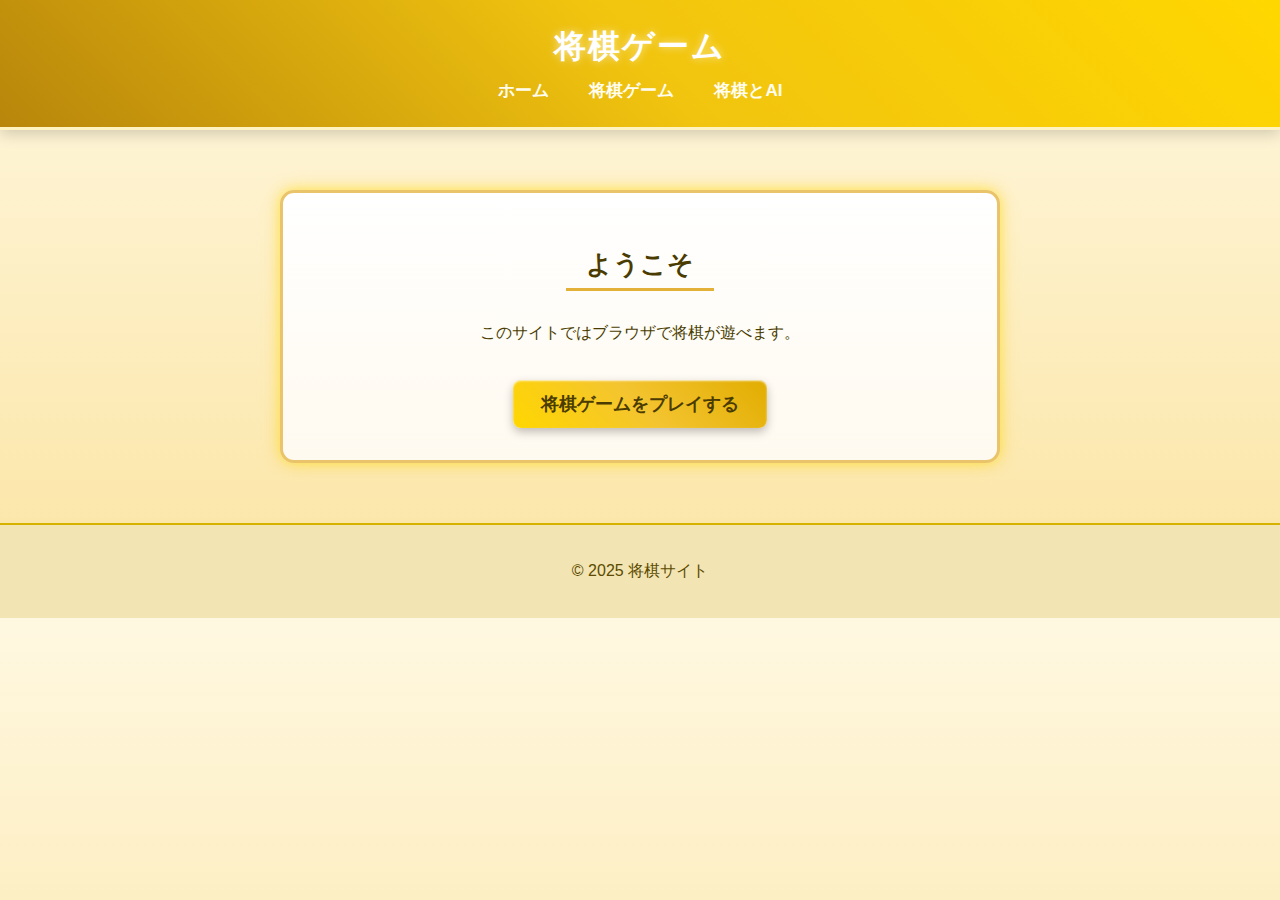
<file: index.html>
<!doctype html>
<html lang="ja">
<head>
<meta charset="utf-8">
<title>将棋ゲーム</title>
<link rel="stylesheet" href="style.css">
</head>
<body>

<header>
  <h1>将棋ゲーム</h1>
  <nav>
    <a href="index.html">ホーム</a>
    <a href="game/index.html">将棋ゲーム</a>
    <a href="rekishi/index.html">将棋とAI</a>
  </nav>
</header>

<main>
  <section class="hero">
    <h2>ようこそ</h2>
    <p>このサイトではブラウザで将棋が遊べます。</p>
    <a class="button" href="game/index.html">将棋ゲームをプレイする</a>
  </section>
</main>

<footer>
  <p>© 2025 将棋サイト</p>
</footer>

</body>
</html>
</file>
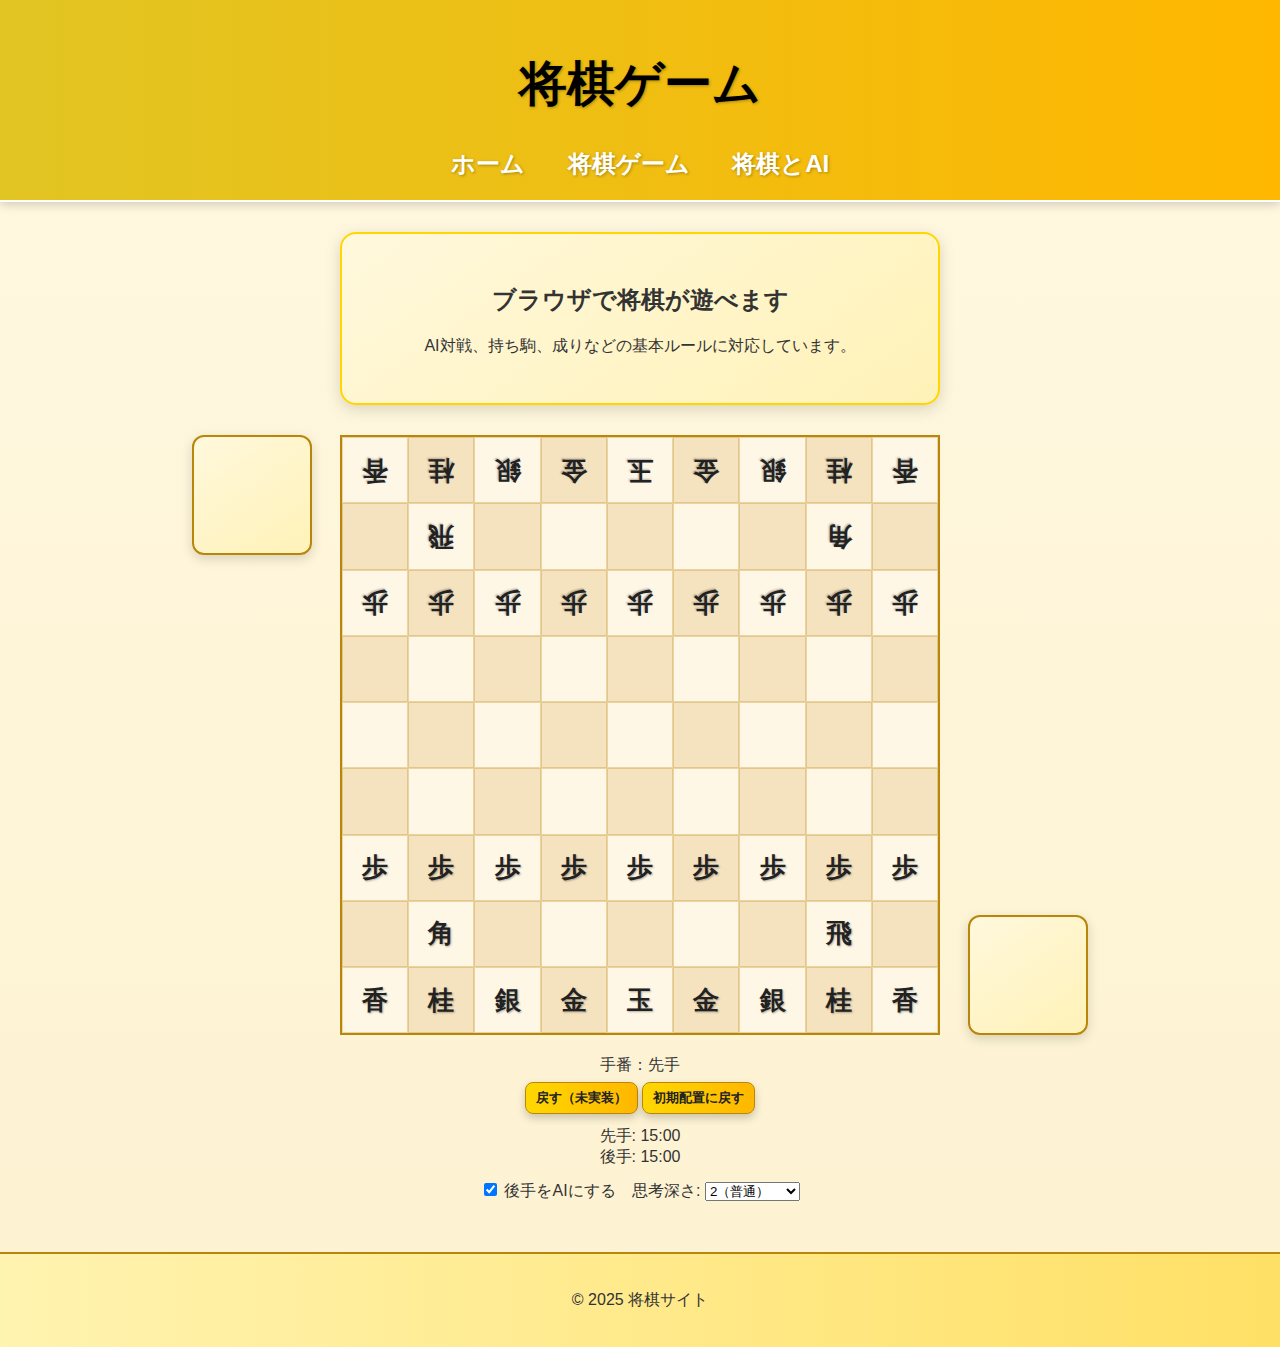
<file: game/index.html>
<!doctype html>
<html lang="ja">
<head>
<meta charset="utf-8">

<!-- スマホ対応 -->
<meta name="viewport" content="width=device-width, initial-scale=1">

<title>将棋ゲーム</title>
<link rel="stylesheet" href="style.css">
</head>
<body>

<header>
  <h1>将棋ゲーム</h1>
  <nav>
    <a href="../index.html">ホーム</a>
    <a href="index.html">将棋ゲーム</a>
    <a href="../rekishi/index.html">将棋とAI</a>
  </nav>
</header>

<main>

  <section class="hero">
    <h2>ブラウザで将棋が遊べます</h2>
    <p>AI対戦、持ち駒、成りなどの基本ルールに対応しています。</p>
  </section>

  <section class="game-area">

    <div id="board-wrapper">

        <!-- 後手の駒台 -->
        <div id="whiteKomadai" class="koma-dai-top-left"></div>

        <!-- 将棋盤 -->
        <div id="board"></div>

        <!-- 先手の駒台 -->
        <div id="blackKomadai" class="koma-dai-bottom-right"></div>

    </div>

    <div id="controls">
      <div>手番：<span id="turn">先手</span></div>

      <div style="margin-top:6px">
        <button id="undo">戻す（未実装）</button>
        <button id="reset">初期配置に戻す</button>
      </div>

      <div style="margin-top:12px;">
        <div>先手: <span id="blackTimer">15:00</span></div>
        <div>後手: <span id="whiteTimer">15:00</span></div>
      </div>

      <div style="margin-top:12px;">
        <label><input type="checkbox" id="aiEnable" checked> 後手をAIにする</label>
        <label style="margin-left:12px">思考深さ:
          <select id="aiDepth">
            <option value="1">1（簡単）</option>
            <option value="2" selected>2（普通）</option>
            <option value="3">3（難しい）</option>
          </select>
        </label>
       
      </div>
    </div>

  </section>

</main>

<footer>
  <p>© 2025 将棋サイト</p>
</footer>

<div id="result" style="
  display:none;
  position:fixed;
  top:40%;
  left:50%;
  transform:translate(-50%,-50%);
  font-size:48px;
  font-weight:bold;
  background:white;
  border:3px solid black;
  padding:20px;
  z-index:1000;
"></div>

<script src="app.js"></script>

</body>
</html>
</file>
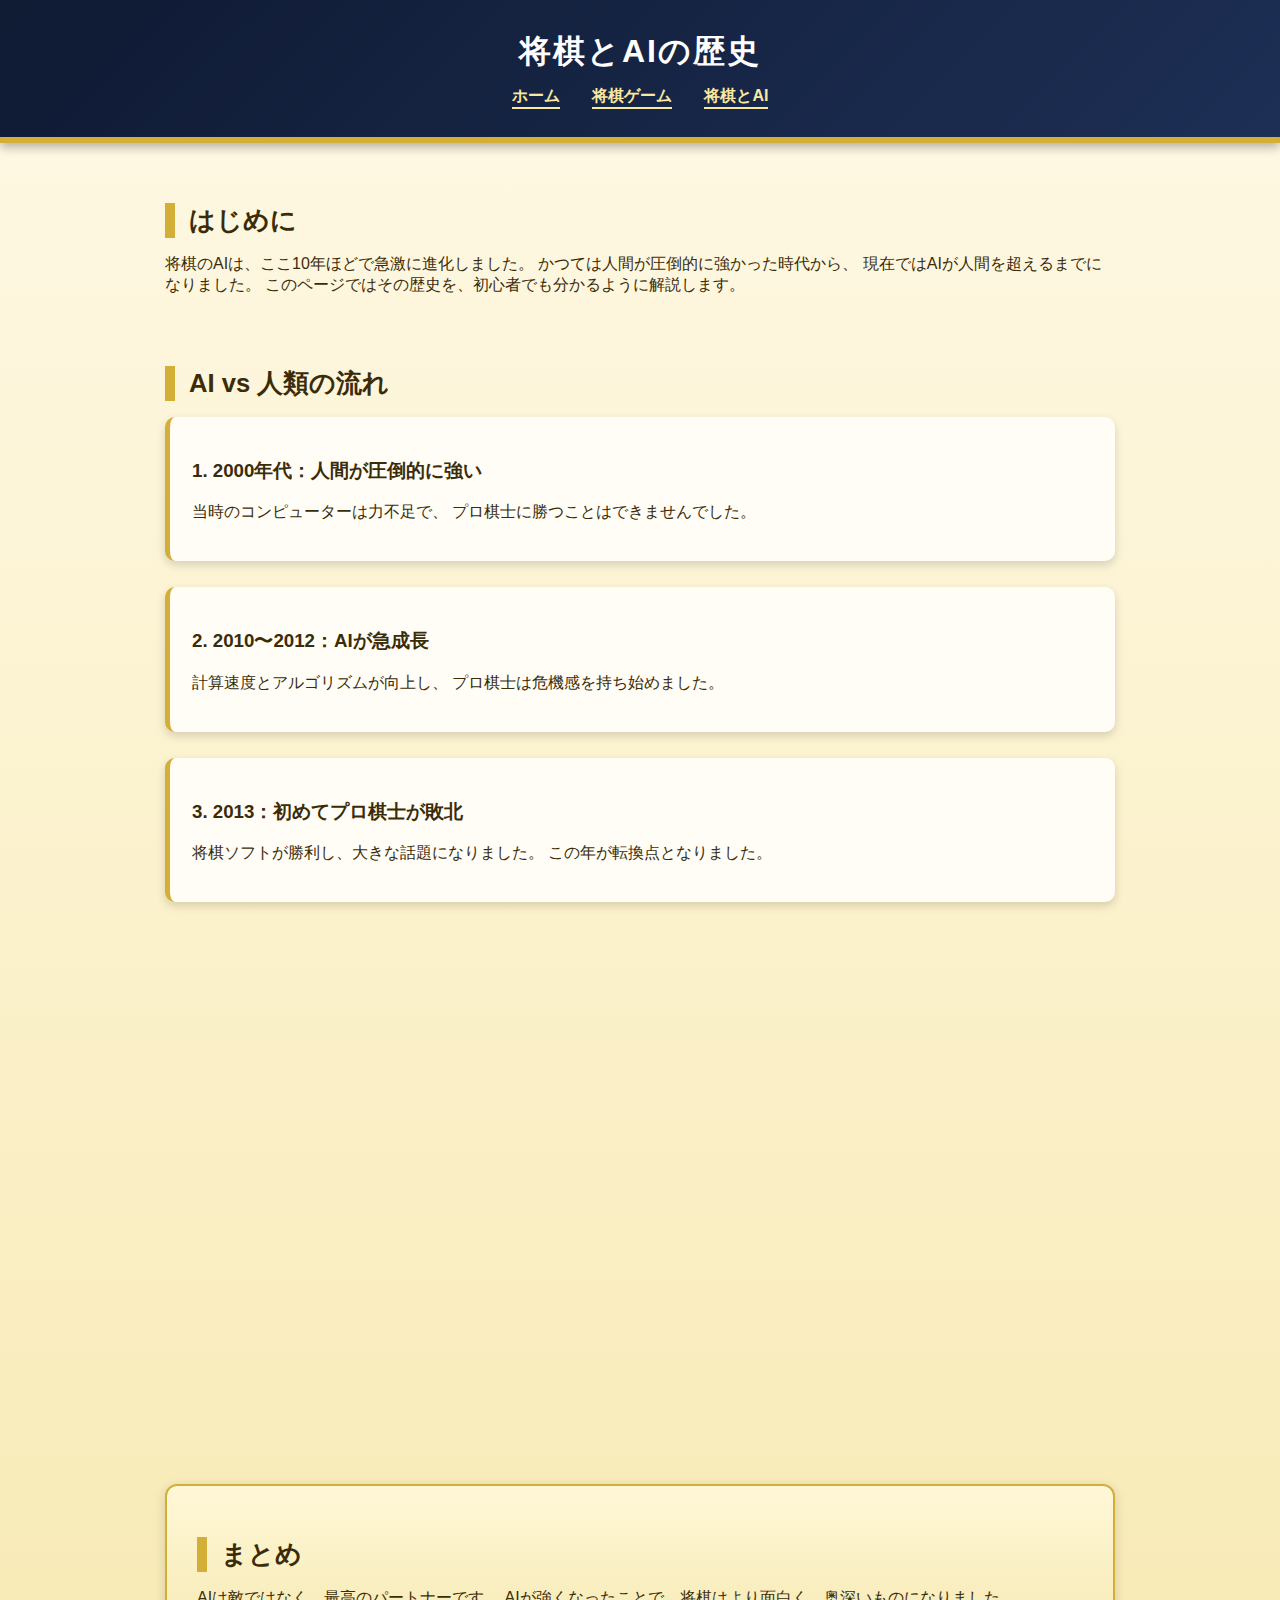
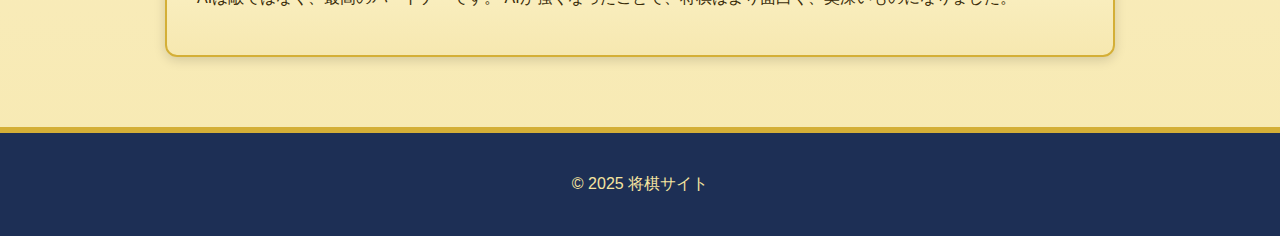
<file: rekishi/index.html>
<!doctype html>
<html lang="ja">
<head>
<meta charset="utf-8">
<title>将棋とAIの歴史</title>
<link rel="stylesheet" href="style.css">
<meta name="viewport" content="width=device-width, initial-scale=1">
</head>


<body>

<header>
  <h1>将棋とAIの歴史</h1>
  <nav>
    <a href="../index.html">ホーム</a>
    <a href="../game/index.html">将棋ゲーム</a>
    <a href="index.html">将棋とAI</a>
  </nav>
</header>

<main>
  <section class="intro">
    <h2>はじめに</h2>
    <p>
      将棋のAIは、ここ10年ほどで急激に進化しました。
      かつては人間が圧倒的に強かった時代から、
      現在ではAIが人間を超えるまでになりました。
      このページではその歴史を、初心者でも分かるように解説します。
    </p>
  </section>

  <section class="timeline">
    <h2>AI vs 人類の流れ</h2>

    <div class="card">
      <h3>1. 2000年代：人間が圧倒的に強い</h3>
      <p>
        当時のコンピューターは力不足で、
        プロ棋士に勝つことはできませんでした。
      </p>
    </div>

    <div class="card">
      <h3>2. 2010〜2012：AIが急成長</h3>
      <p>
        計算速度とアルゴリズムが向上し、
        プロ棋士は危機感を持ち始めました。
      </p>
    </div>

    <div class="card">
      <h3>3. 2013：初めてプロ棋士が敗北</h3>
      <p>
        将棋ソフトが勝利し、大きな話題になりました。
        この年が転換点となりました。
      </p>
    </div>

    <div class="card">
      <h3>4. 2014〜2017：AIの圧倒的な強さ</h3>
      <p>
        AIはさらに強くなり、ほとんどの対戦で人間を上回りました。
      </p>
    </div>

    <div class="card">
      <h3>5. 2017：名人に勝利      
      </h3>
      <p>
        2017年5月に「第2期電王戦」が開催され、将棋ソフト「PONANZA（ポナンザ）」が名人　佐藤天彦に歴史的勝利。
      </p>
    </div>

    <div class="card">
      <h3>6. 現在：対戦から協力へ</h3>
      <p>
        今はAIを使って研究し、将棋はさらに進化しています。
      </p>
    </div>
  </section>

  <section class="summary">
    <h2>まとめ</h2>
    <p>
      AIは敵ではなく、最高のパートナーです。
      AIが強くなったことで、将棋はより面白く、奥深いものになりました。
    </p>
  </section>

</main>



<footer>
  <p>© 2025 将棋サイト</p>
</footer>
<script src="app.js"></script>

</body>
</html>
</file>
<file: style.css>
body {
    font-family: "M PLUS 1p", sans-serif;
    margin: 0;
    background: linear-gradient(#fff8e1, #fbe4a1);
    color: #4a3c00;
}

/* =========================
   ヘッダー
========================= */

header {
    background: linear-gradient(45deg, #b8860b, #f1c40f, #ffd700);
    color: #fff;
    padding: 25px;
    text-align: center;
    box-shadow: 0 3px 15px rgba(0,0,0,0.2);
    border-bottom: 3px solid #fff4c1;
}

header h1 {
    margin: 0;
    font-size: 32px;
    letter-spacing: 2px;
    text-shadow: 0px 0px 8px rgba(255,255,255,0.6);
}

/* =========================
   ナビゲーション
========================= */

nav {
    margin-top: 10px;
}

nav a {
    color: #fffdf0;
    margin: 0 14px;
    text-decoration: none;
    font-weight: bold;
    font-size: 17px;
    padding: 8px 4px;
    border-bottom: 2px solid transparent;
}

nav a:hover {
    border-bottom: 2px solid #fff;
}

/* =========================
   ヒーローコンテンツ
========================= */

.hero {
    max-width: 650px;
    margin: 60px auto;
    background: linear-gradient(#fff, #fffaf0);
    padding: 32px;
    border-radius: 14px;
    text-align: center;

    border: 3px solid #e9c46a;
    box-shadow:
        0 0 12px rgba(255, 215, 0, 0.5),
        0 0 20px rgba(255, 215, 0, 0.3);
}

.hero h2 {
    font-size: 26px;
    margin-bottom: 16px;
    border-bottom: 3px solid #e3b038;
    display: inline-block;
    padding: 0 20px 6px 20px;
}

/* =========================
   黄金ボタン
========================= */

.button {
    display: inline-block;
    padding: 12px 28px;
    background: linear-gradient(45deg, #ffd700, #f4c430, #e1ad01);
    color: #4a3c00;
    border-radius: 8px;
    text-decoration: none;
    font-weight: bold;
    font-size: 18px;
    margin-top: 20px;

    box-shadow: 
        0 4px 10px rgba(0,0,0,0.25),
        inset 0 1px 2px rgba(255,255,255,0.8);
    transition: 0.2s;
}

.button:hover {
    background: linear-gradient(45deg, #ffe55c, #ffd700, #f1c40f);
    transform: scale(1.05);
    box-shadow:
        0 6px 14px rgba(0,0,0,0.3),
        inset 0 1px 3px rgba(255,255,255,0.9);
}

/* =========================
   フッター
========================= */

footer {
    text-align: center;
    padding: 20px;
    background: #f2e4b3;
    color: #5c4b00;
    margin-top: 60px;
    border-top: 2px solid #d5b100;
}
</file>
<file: game/style.css>
:root { --cell: 56px }

/************************************
  共通レイアウト・ヘッダー・フッター
*************************************/
body {
    font-family: "M PLUS 1p", sans-serif;
    margin: 0;
    background: linear-gradient(180deg, #fff8e1 0%, #fdf2d1 100%);
    color: #333;
}

header {
    background: linear-gradient(90deg, #e1c523, #ffb700);
    color: #000000;
    padding: 20px;
    text-align: center;
    font-weight: bold;
    font-size: 1.5rem;
    text-shadow: 1px 1px 3px rgba(0,0,0,0.3);
    box-shadow: 0 2px 10px rgba(0,0,0,0.2);
    border-bottom: 2px solid #ffffff;
}

nav a {
    color: #ffffff;
    margin: 0 10px;
    text-decoration: none;
    font-weight: bold;
    padding: 4px 8px;
    border-radius: 6px;
    transition: all 0.3s ease;
}

nav a:hover {
    color: #fff;
    background-color: rgba(255,215,0,0.4);
    box-shadow: 0 0 8px rgba(255,215,0,0.6);
}

footer {
    text-align: center;
    padding: 20px;
    background: linear-gradient(90deg, #fff3b0, #ffe066);
    margin-top: 50px;
    color: #333;
    border-top: 2px solid #b8860b;
}

/************************************
  トップページ用（hero）
*************************************/
.hero {
    max-width: 600px;
    margin: 30px auto;
    background: linear-gradient(145deg, #fff8dc, #fff2b8);
    padding: 30px;
    border-radius: 16px;
    box-shadow: 0 4px 15px rgba(0,0,0,0.15);
    text-align: center;
    border: 2px solid #ffd700;
}

/************************************
  ゲーム画面レイアウト
*************************************/
main {
    max-width: 1000px;
    margin: 20px auto;
    padding: 0 20px;
}

.game-area {
    max-width: 800px;
    margin: 30px auto;
    text-align: center;
}

/************************************
  将棋盤
*************************************/
#board-wrapper {
  position: relative;
  width: 100%;
  max-width: 600px;
  margin: 20px auto;
}

#board {
  display: grid;
  grid-template-columns: repeat(9, 1fr);
  width: 100%;
  aspect-ratio: 1 / 1;
  border: 2px solid #b8860b;
  background: linear-gradient(135deg, #f2d08c, #f9e4a8);
  box-shadow: inset 0 0 8px rgba(255,215,0,0.3);
}

.cell {
  display:flex;
  align-items:center;
  justify-content:center;
  background: #fff7e6;
  border:1px solid rgba(184,134,11,0.3);
  position:relative;
  user-select:none;
  aspect-ratio: 1 / 1;
  transition: background 0.2s ease;
}

.cell.dark { background: #f5e3c0 }

.cell:hover {
  background: rgba(255,215,0,0.15);
}

/************************************
  駒
*************************************/
.piece {
  font-size: 26px;
  font-weight: bold;
  cursor: pointer;
  user-select: none;
  font-family: 'KouzanBrushFont','AoyagiKouzanFont','Hannari','Yu Mincho','SimHei',serif;
  color: #222;
  text-shadow: 1px 1px 2px rgba(0,0,0,0.3);
}

.piece.selected {
  outline:3px solid rgba(255,215,0,0.5);
}

.piece.rotated {
  transform: rotate(180deg);
}

.piece.selected-hand {
  outline: 3px solid #ffd700;
  outline-offset: -3px;
  box-shadow: 0 0 6px rgba(255,215,0,0.4);
}

.hint {
  position:absolute;
  inset:4px;
  border-radius:4px;
  background:rgba(30,144,255,0.15);
  pointer-events:none;
}

/************************************
  駒台（PCレイアウト）
*************************************/
.koma-dai-top-left,
.koma-dai-bottom-right {
    position: absolute;
    width: 120px;
    height: 120px;
    border: 2px solid #b8860b;
    border-radius: 12px;
    background: linear-gradient(145deg, #fff8dc, #fff2b8);
    padding: 5px;
    display:flex;
    flex-wrap: wrap;
    gap:4px;
    justify-content: center;
    align-items: flex-start; /* ← ズレ再発防止の核心 */
    box-shadow: 0 4px 12px rgba(0,0,0,0.15);
}

.koma-dai-top-left {
    top: 0;
    left: calc(-1 * 120px - 28px);
}

.koma-dai-bottom-right {
    bottom: 0;
    right: calc(-1 * 120px - 28px);
}

/************************************
  ボタン・コントロール
*************************************/
button {
  padding:6px 10px;
  border-radius:8px;
  border:1px solid #b8860b;
  background: linear-gradient(90deg, #ffd700, #ffb700);
  color: #222;
  font-weight: bold;
  cursor:pointer;
  box-shadow: 0 4px 8px rgba(0,0,0,0.2);
  transition: all 0.3s ease;
}

button:hover {
  background: linear-gradient(90deg, #ffec8b, #ffdf50);
  box-shadow: 0 6px 12px rgba(0,0,0,0.3);
}

#controls {
  margin-top: 12px;
}
.result-overlay {
  display: none;
  position: fixed;
  top: 40%;
  left: 50%;
  transform: translate(-50%, -50%);
  font-size: 48px;
  font-weight: bold;
  background: white;
  border: 3px solid black;
  padding: 20px;
  z-index: 1000;
}

.mt-12 {
  margin-top: 12px;
}


/************************************
  スマホ対応（レスポンシブ）
*************************************/
/* 全体的なズレ防止 */
* {
    box-sizing: border-box;
}

/************************************
  スマホ対応（レスポンシブ）修正版
*************************************/
@media (max-width: 768px) {
    main {
        padding: 0 10px; /* 余白を最小限に */
    }

    .game-area {
        width: 100%;
        margin: 10px auto;
        display: flex;
        flex-direction: column;
        align-items: center; /* 中央寄せ */
    }

    #board-wrapper {
        display: flex;
        flex-direction: column;
        align-items: center;
        gap: 15px; /* 駒台と盤面の間の溝 */
        width: 100%;
        max-width: 400px; /* スマホでの最大幅 */
    }

    #board {
        width: 100%; /* 横幅いっぱいに広げる */
        max-width: 360px; /* 大きすぎ防止 */
        margin: 0 auto;
        aspect-ratio: 9 / 9.5; /* 将棋盤らしい少し縦長の比率 */
    }

    /* スマホ時の駒台：盤面の上下に配置 */
    .koma-dai-top-left,
    .koma-dai-bottom-right {
        position: static; /* absoluteを解除 */
        width: 90%;
        height: auto;
        min-height: 50px;
        margin: 5px auto;
        display: flex;
        flex-wrap: wrap;
        padding: 8px;
        background: linear-gradient(145deg, #fff8dc, #fff2b8);
        border-radius: 8px;
        box-shadow: 0 2px 8px rgba(0,0,0,0.1);
    }

    /* 後手駒台を上に、先手駒台を下に配置するための順序調整 */
    .koma-dai-top-left {
        order: -1; /* 盤面より上に表示 */
    }

    .koma-dai-bottom-right {
        order: 1; /* 盤面より下に表示 */
    }

    .piece {
        font-size: 20px; /* スマホでは駒を少し小さく */
    }
}

/* 極小スマホ（iPhone SEなど）への最適化 */
/* 極小スマホ（横幅が非常に狭い端末）への最適化 */
/************************************
/************************************
  極小スマホ（画面幅375px以下）完全対応
*************************************/
/* 1. サイト全体の横揺れを根本から防ぐ */
html, body {
    overflow-x: hidden;
    width: 100%;
    margin: 0;
    padding: 0;
}

@media (max-width: 375px) {
    /* 2. メインエリアの余白をリセット */
    main {
        padding: 0 4px; 
        margin: 0 auto;
        width: 100%;
        box-sizing: border-box;
    }

    .game-area {
        margin: 10px auto;
        width: 100%;
    }

    /* 3. 盤面ラッパー：中央寄せを徹底 */
    #board-wrapper {
        gap: 10px;
        width: 100%;
        display: flex;
        flex-direction: column;
        align-items: center;
    }

    /* 4. 将棋盤：絶対にはみ出さない幅計算 */
    #board {
        /* 画面幅から左右5pxずつの余裕を持たせる */
        width: calc(100vw - 10px); 
        max-width: 100%;
        margin: 0 auto;
        box-sizing: border-box; /* 枠線を内側に含める */
        border-width: 1px;
    }

    /* 5. 駒：マスの縮小に合わせてフォントも可変に */
    .piece {
        font-size: 5.8vw; /* 画面幅に基づいたサイズ */
        line-height: 1;
    }

    /* 6. 駒台：盤面と同じ幅で揃える */
    .koma-dai-top-left,
    .koma-dai-bottom-right {
        position: static; 
        width: calc(100vw - 10px); 
        min-height: 48px;
        padding: 5px;
        box-sizing: border-box;
        gap: 3px;
        border-radius: 6px;
    }

    /* 7. ボタン類：はみ出し防止 */
    #controls {
        width: 100%;
        font-size: 14px;
        padding: 0 5px;
        box-sizing: border-box;
    }

    button {
        padding: 10px 14px; /* タップしやすさを優先 */
        font-size: 13px;
    }

    /* タイマーなどのテキストが横に並びすぎないように調整 */
    #controls > div {
        margin-bottom: 8px;
    }
}
</file>
<file: rekishi/style.css>
/* 全体背景：金色の薄いグラデーション */
body {
  font-family: "M PLUS 1p", sans-serif;
  margin: 0;
  background: linear-gradient(#fff9e6, #f7e9b1);
  color: #3a2c09;
}

/************************************
  ヘッダー：濃紺 × 金ライン
*************************************/
header {
  background: linear-gradient(135deg, #0f1a33, #1d2f55);
  color: white;
  padding: 30px 20px;
  text-align: center;
  border-bottom: 6px solid #d4af37; /* 金ライン */
  box-shadow: 0 4px 10px rgba(0,0,0,0.3);
}

header h1 {
  margin: 0;
  font-size: 2rem;
  letter-spacing: 2px;
}

/* ナビゲーション */
nav {
  margin-top: 12px;
}

nav a {
  color: #f8e8a0;
  margin: 0 14px;
  text-decoration: none;
  font-weight: bold;
  padding-bottom: 3px;
  border-bottom: 2px solid transparent;
  transition: 0.3s;
}

nav a:hover {
  border-bottom: 2px solid #f8e8a0;
}

/************************************
  メインコンテンツ
*************************************/
main {
  max-width: 950px;
  margin: 60px auto;
  padding: 0 26px;
}

section {
  margin-bottom: 70px;
}

/* セクション見出し */
h2 {
  border-left: 10px solid #d4af37; /* 金の帯 */
  padding-left: 14px;
  font-size: 1.6rem;
  margin-bottom: 16px;
}

/************************************
  カード（黄金枠＋上品な影）
*************************************/
.card {
  background: #fffdf5;
  border-left: 5px solid #d4af37;
  border-radius: 10px;
  padding: 22px;
  margin-bottom: 26px;
  box-shadow: 0 4px 10px rgba(0,0,0,0.15);
  transition: 0.25s;
}

.card:hover {
  transform: translateY(-4px);
  box-shadow: 0 6px 16px rgba(0,0,0,0.22);
}

/************************************
  まとめ枠（柔らかい金背景）
*************************************/
.summary {
  background: linear-gradient(#fff8d8, #f6e8b0);
  padding: 30px;
  border-radius: 12px;
  box-shadow: 0 3px 12px rgba(0,0,0,0.15);
  border: 2px solid #d4af37;
}

/************************************
  フッター
*************************************/
footer {
  text-align: center;
  padding: 25px;
  background: #1d2f55;
  color: #f5e5a0;
  margin-top: 70px;
  border-top: 6px solid #d4af37;
}
/* 初期状態（非表示） */
.card {
  opacity: 0;
  transform: translateY(20px);
}

/* 表示状態 */
.card.is-visible {
  opacity: 1;
  transform: translateY(0);
  transition: opacity 0.6s ease, transform 0.6s ease;
}

/* 現在ページのナビ */
nav a.active {
  border-bottom: 2px solid #f8e8a0;
}
</file>
